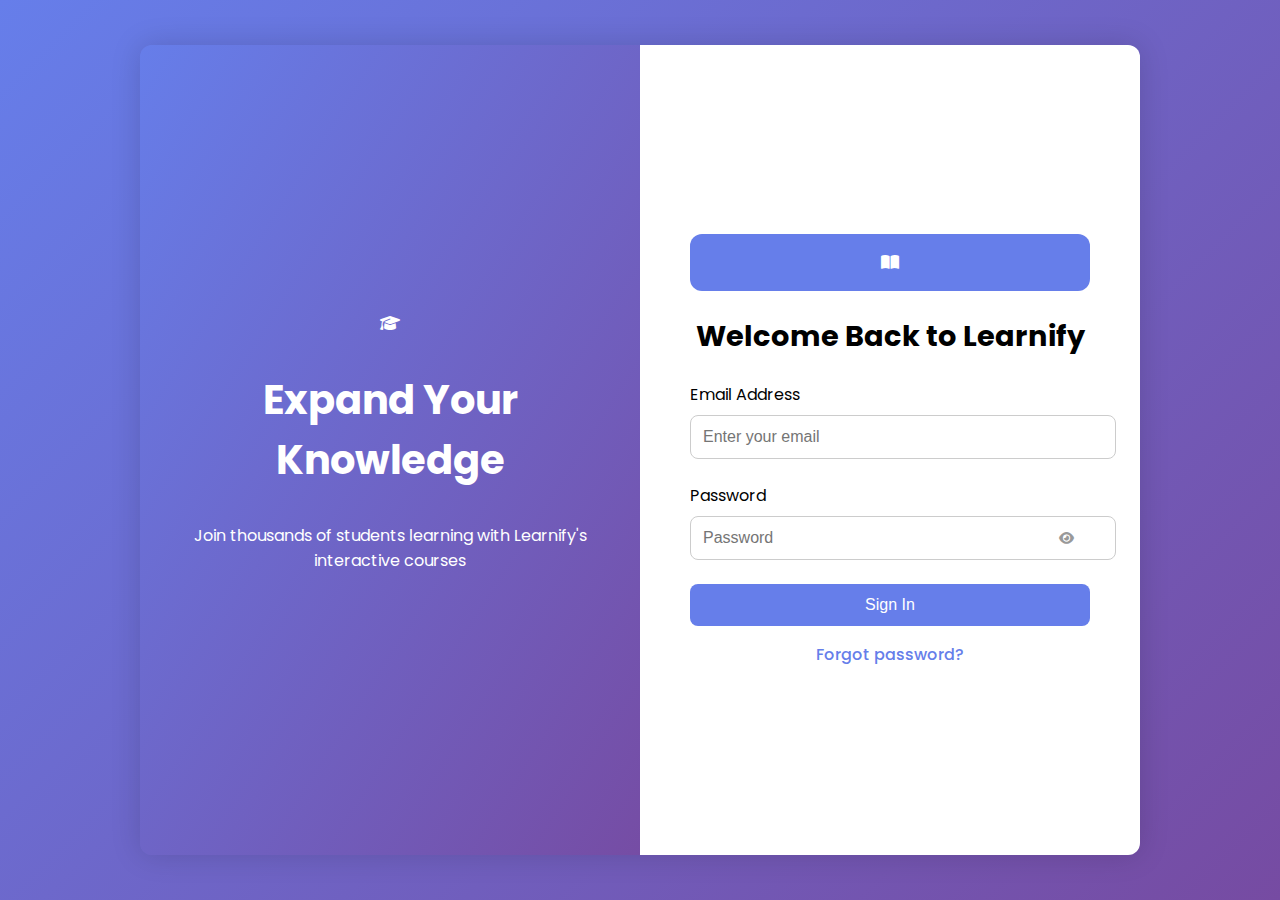
<file: login.html>
<!DOCTYPE html>
<html lang="en">
<head>
  <meta charset="UTF-8">
  <title>Login - Learnify</title>
  <meta name="viewport" content="width=device-width, initial-scale=1.0">
  <link rel="stylesheet" href="login.css">
  <link rel="stylesheet" href="https://cdnjs.cloudflare.com/ajax/libs/font-awesome/6.4.0/css/all.min.css">
  <link href="https://fonts.googleapis.com/css2?family=Poppins:wght@300;400;500;600;700&display=swap" rel="stylesheet">
</head>
<body>
  <div class="login-container">
    <div class="image-section">
      <div class="logo-container">
        <div class="logo">
          <i class="fas fa-graduation-cap"></i>
        </div>
      </div>
      <div class="hero-content">
        <h2>Expand Your Knowledge</h2>
        <p>Join thousands of students learning with Learnify's interactive courses</p>
      </div>
    </div>

    <div class="form-section">
      <div class="login-form">
        <div class="logo">
          <i class="fas fa-book-open"></i>
        </div>
        <h1>Welcome Back to Learnify</h1>
        <div class="form-group">
          <label for="email">Email Address</label>
          <input type="email" id="email" placeholder="Enter your email">
        </div>
        <div class="form-group">
          <label for="password">Password</label>
          <div class="password-input-container">
            <input type="password" id="password" placeholder="Password">
            <button class="password-toggle" onclick="togglePassword()">
              <i class="fas fa-eye"></i>
            </button>
          </div>
        </div>
        <button class="login-btn" onclick="login()">Sign In</button>
        <a href="#" class="forgot-password" onclick="showMessage('Password reset link sent!', 'success')">Forgot password?</a>
      </div>
    </div>
  </div>

  <script src="login.js"></script>
</body>
</html>
</file>
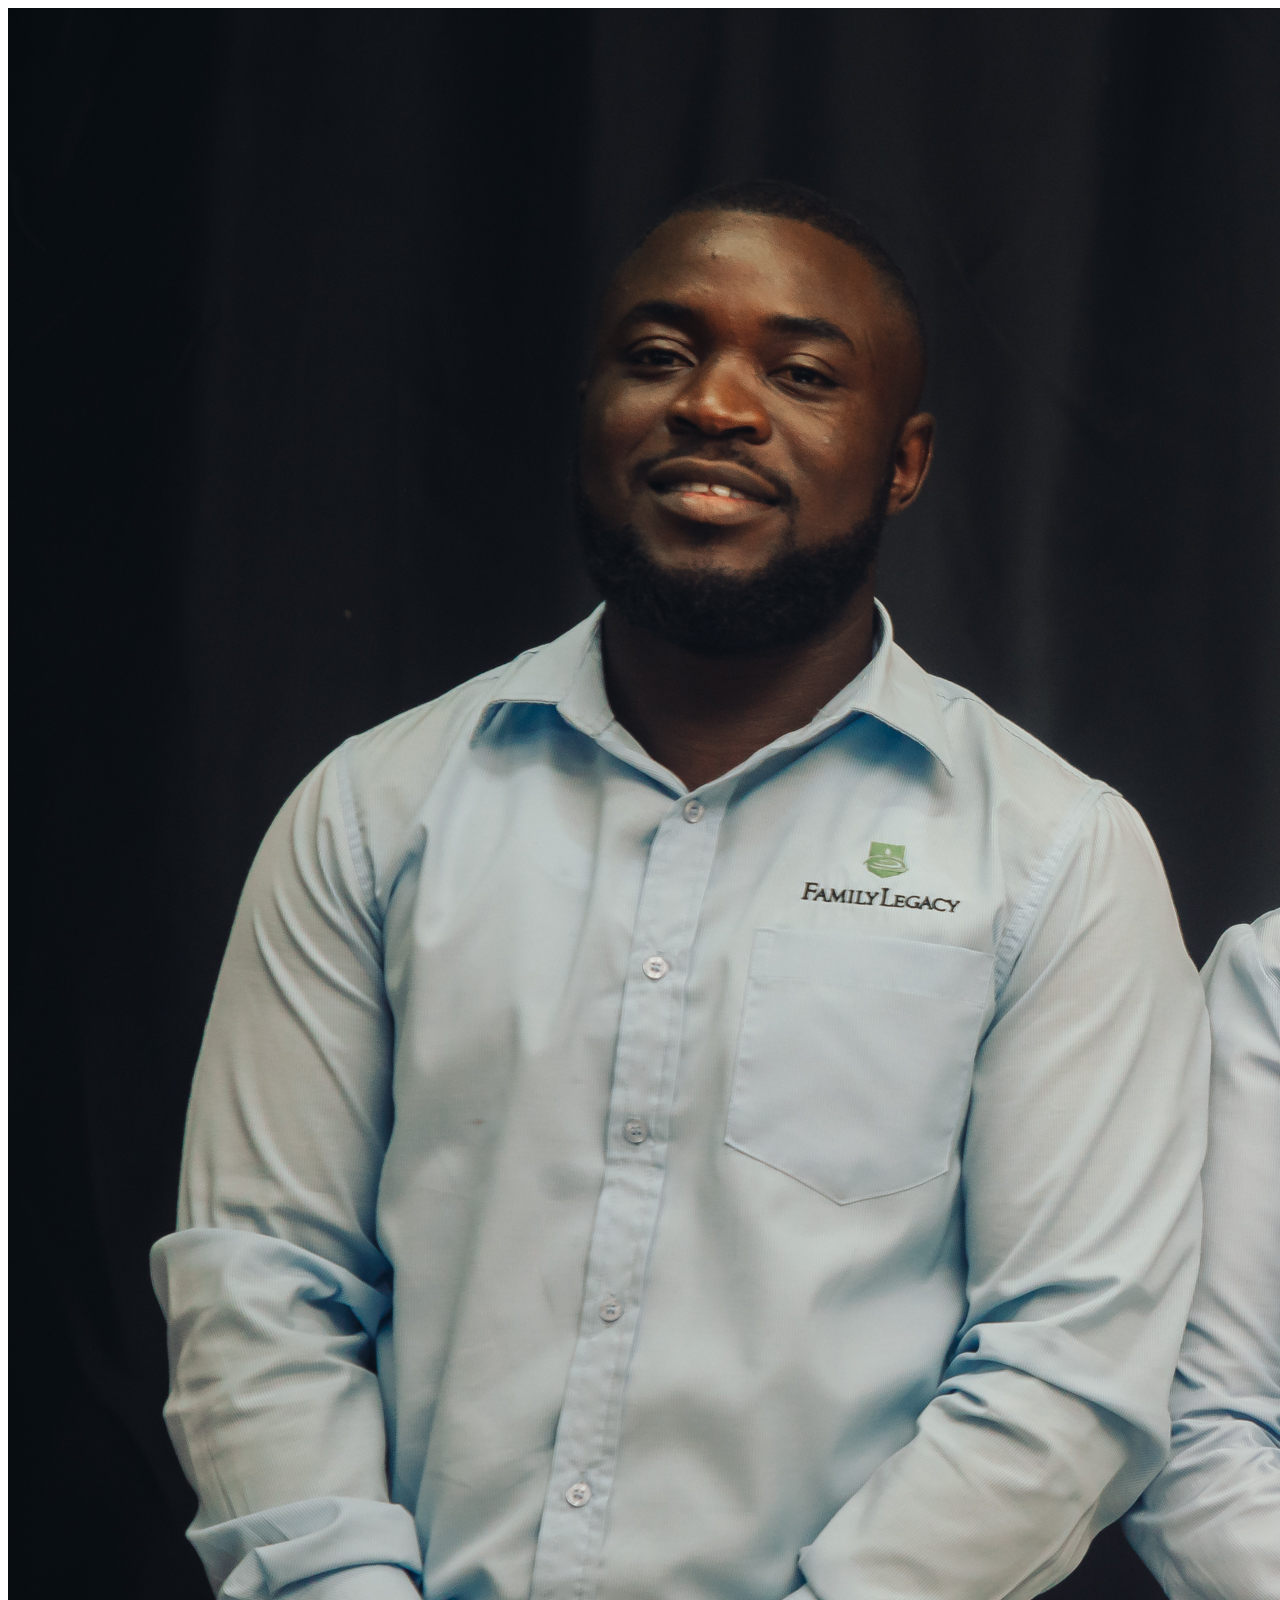
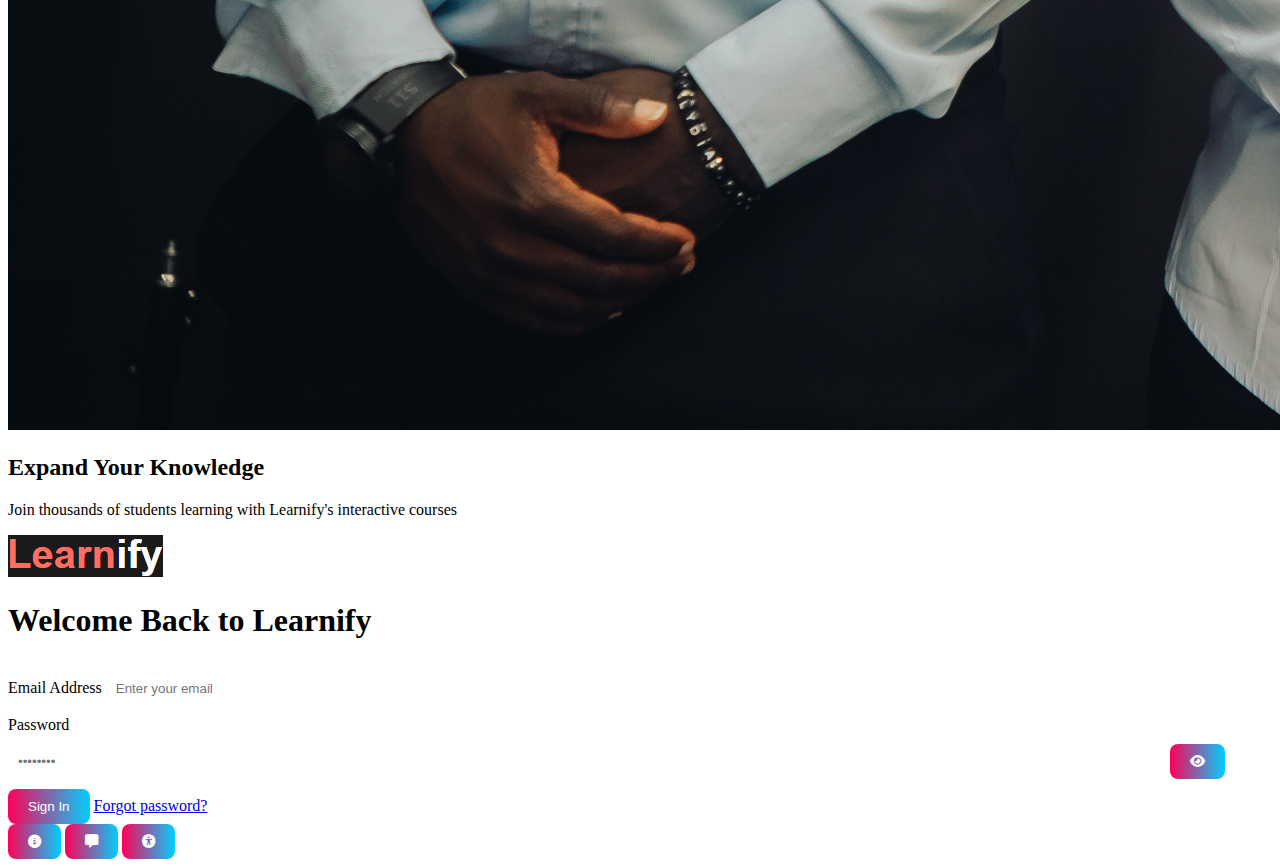
<file: Modal.html>
<!DOCTYPE html>
<html lang="en">
<head>
    <meta charset="UTF-8">
    <title>Login - Learnify</title>
    <meta name="viewport" content="width=device-width, initial-scale=1.0">
    
    <!-- Fonts & Icons -->
    <link rel="stylesheet" href="https://cdnjs.cloudflare.com/ajax/libs/font-awesome/6.4.0/css/all.min.css">
    <link href="https://fonts.googleapis.com/css2?family=Poppins:wght@300;400;500;600;700&display=swap" rel="stylesheet">
    <link rel="stylesheet" href="Modal.css">

   
</head>
<body>
    <div class="login-container">
        <!-- Left Section with Image -->
        <div class="image-section">
            <div class="image-overlay"></div>
            <div class="logo-container">
                <img src="images/086A0576.jpg" alt="Learnify Logo" class="logo">
            </div>
            <div class="hero-content">
                <h2>Expand Your Knowledge</h2>
                <p>Join thousands of students learning with Learnify's interactive courses</p>
            </div>
        </div>

        <!-- Right Section with Form -->
        <div class="form-section">
            <div class="login-form">
                <img src="images/logo.png" alt="Learnify Logo" class="logo">
                
                <h1>Welcome Back to Learnify</h1>
                
                <div class="form-group">
                    <label for="email">Email Address</label>
                    <input type="email" id="email" placeholder="Enter your email">
                </div>
                
                <div class="form-group">
                    <label for="password">Password</label>
                    <div class="password-input-container">
                        <input type="password" id="password" placeholder="••••••••">
                        <button class="password-toggle" onclick="togglePassword()">
                            <i class="fas fa-eye"></i>
                        </button>
                    </div>
                </div>
                
                <button class="login-btn" onclick="login()">Sign In</button>
                
                <a href="#" class="forgot-password">Forgot password?</a>
            </div>
        </div>
    </div>

    <!-- Accessibility Controls -->
    <div class="accessibility-controls">
        <button class="accessibility-btn">
            <i class="fas fa-circle-info"></i>
        </button>
        <button class="accessibility-btn">
            <i class="fas fa-message"></i>
        </button>
        <button class="accessibility-widget">
            <i class="fas fa-universal-access"></i>
        </button>
    </div>

    <script>
        function togglePassword() {
            const passwordInput = document.getElementById('password');
            const icon = document.querySelector('.password-toggle i');
            
            if (passwordInput.type === 'password') {
                passwordInput.type = 'text';
                icon.classList.remove('fa-eye');
                icon.classList.add('fa-eye-slash');
            } else {
                passwordInput.type = 'password';
                icon.classList.remove('fa-eye-slash');
                icon.classList.add('fa-eye');
            }
        }

        function login() {
            const email = document.getElementById('email').value;
            const password = document.getElementById('password').value;
            
            // Here you would typically send a request to your server
            console.log('Login attempt with:', email);
            
            // For demo purposes, redirect to dashboard
            alert('Login successful! Redirecting to dashboard...');
            // window.location.href = 'dashboard.html';
        }
    </script>
</body>
</html>
</file>
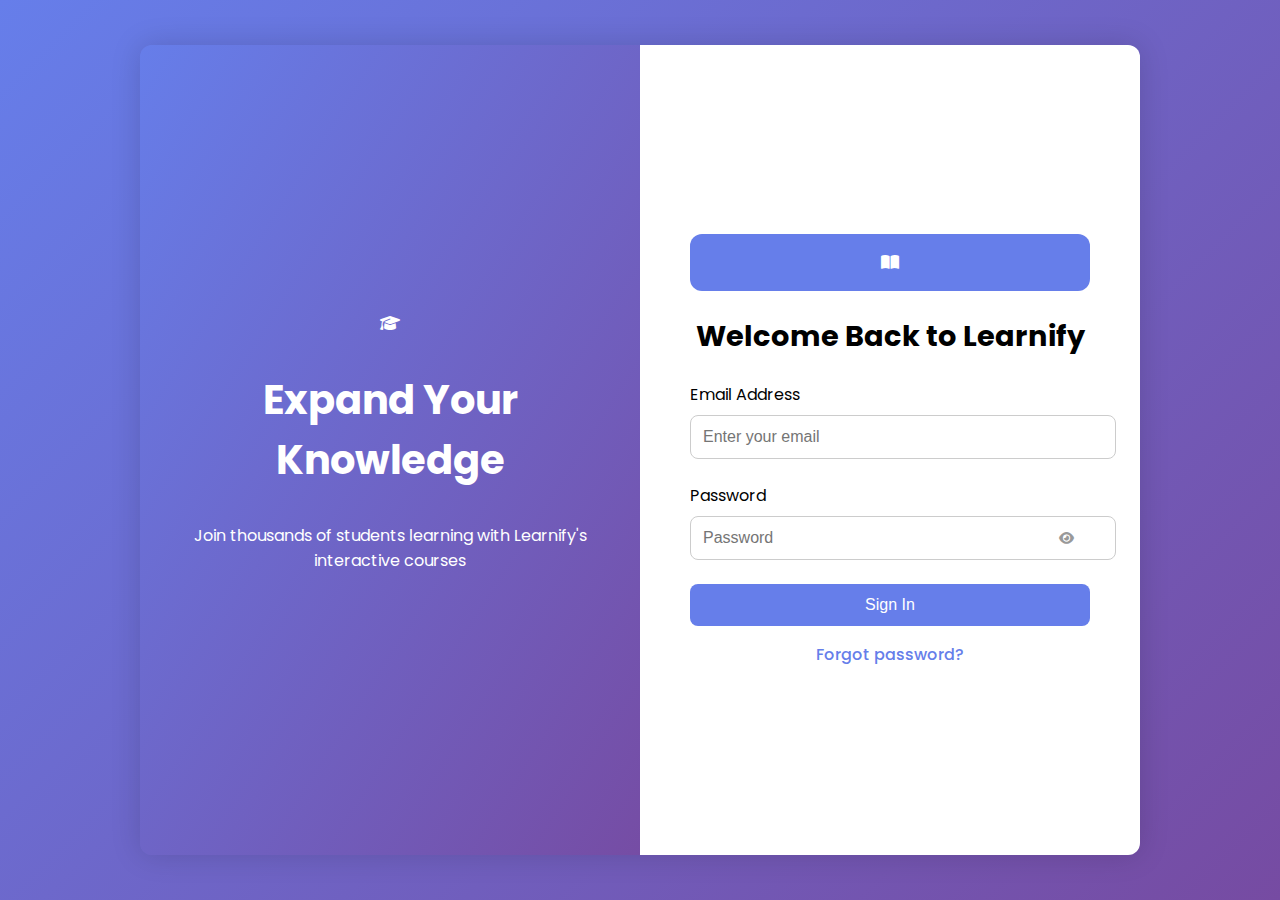
<file: my-courses.html>
<!DOCTYPE html>
<html lang="en">
<head>
  <meta charset="UTF-8">
  <meta name="viewport" content="width=device-width, initial-scale=1.0">
  <title>My Courses | Learnify</title>
  <link rel="stylesheet" href="https://cdnjs.cloudflare.com/ajax/libs/font-awesome/6.4.0/css/all.min.css">
  <link rel="stylesheet" href="my-courses.css">
</head>
<body>
  <header class="header">
    <div class="container">
      <div class="logo">
        <h1><span class="highlight">Learn</span>ify</h1>
      </div>
      <nav class="main-nav">
        <ul>
          <li><a href="index.html">Home</a></li>
          <li><a href="dashboard.html">Dashboard</a></li>
          <li><a href="courses.html">Courses</a></li>
          <li><a href="my-courses.html" class="active">My Courses</a></li>
          <li><a href="about.html">About Us</a></li>
          <li><a href="contact.html">Contact</a></li>
        </ul>
      </nav>
      <button class="mobile-menu-btn" id="mobile-menu-btn">
        <i class="fas fa-bars"></i>
      </button>
    </div>
  </header>

  <main class="main-content">
    <div class="container">
      <div class="page-header">
        <h1>My Learning Journey</h1>
        <p>Continue where you left off or explore your enrolled courses</p>
      </div>

      <div class="course-filters">
        <div class="filter-group">
          <label for="course-filter">Filter by:</label>
          <select id="course-filter">
            <option value="all">All Courses</option>
            <option value="in-progress">In Progress</option>
            <option value="completed">Completed</option>
            <option value="newest">Newest First</option>
          </select>
        </div>
        <div class="search-group">
          <input type="text" id="course-search" placeholder="Search my courses...">
          <i class="fas fa-search"></i>
        </div>
      </div>

      <div class="courses-container" id="courses-container">
        <!-- Courses will be loaded here by JavaScript -->
        <div class="empty-state">
          <div class="empty-state-icon">
            <i class="fas fa-book-open"></i>
          </div>
          <h3>No courses enrolled yet</h3>
          <p>Browse our catalog to find courses that match your interests</p>
          <a href="courses.html" class="btn-primary">Explore Courses</a>
        </div>
      </div>
    </div>
  </main>

  <script src="my-courses.js"></script>
</body>
</html>
</file>
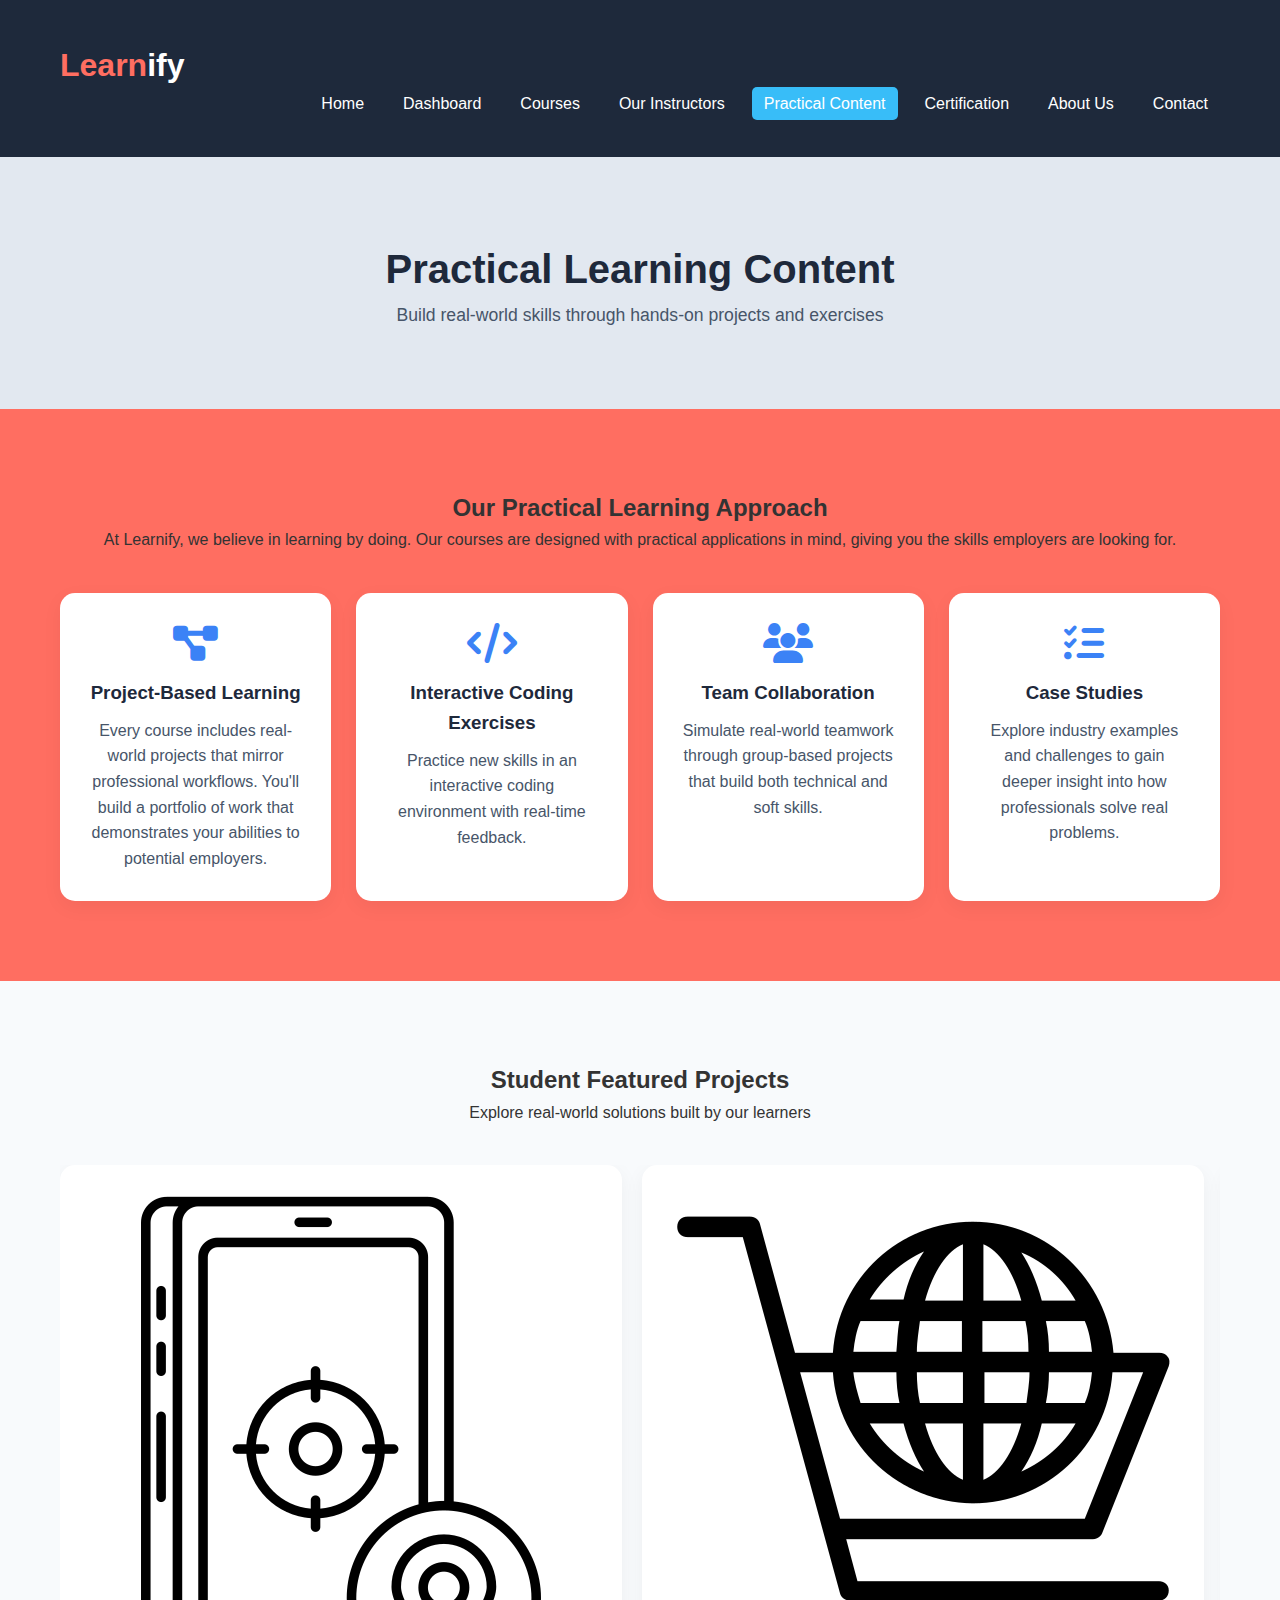
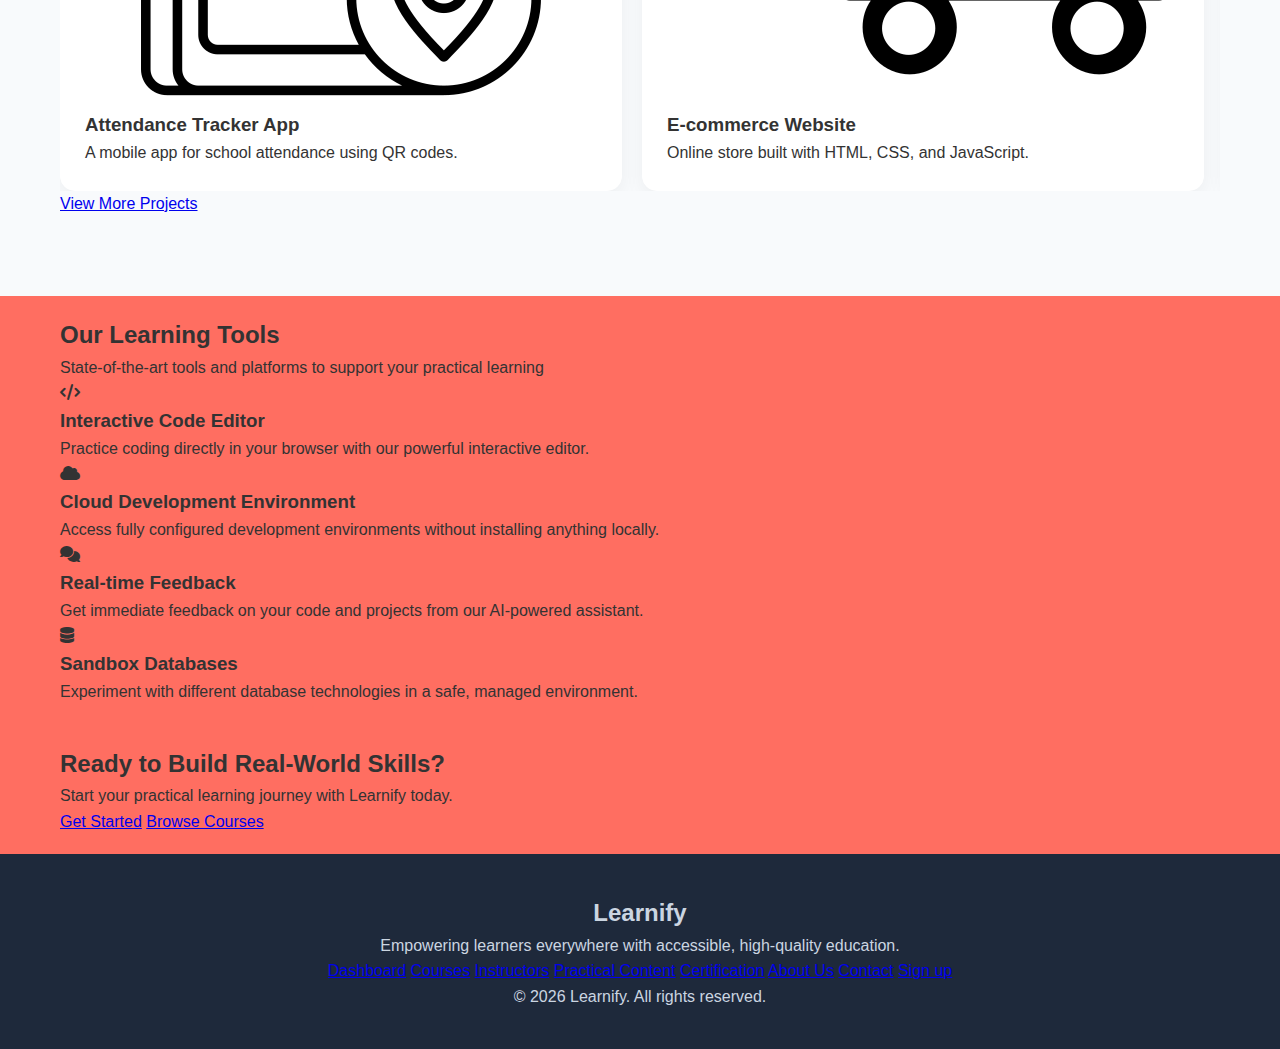
<file: Practical-content.html>
<!DOCTYPE html>
<html lang="en">
<head>
  <meta charset="UTF-8" />
  <meta name="viewport" content="width=device-width, initial-scale=1.0" />
  <title>Learnify - Practical Content</title>
  <link rel="stylesheet" href="practical-content.css" />
  <link rel="stylesheet" href="https://cdnjs.cloudflare.com/ajax/libs/font-awesome/6.4.0/css/all.min.css" />
</head>
<body>
  <!-- Header -->
  <header class="header">
    <div class="container">
      <div class="logo">
        <h1><span class="highlight">Learn</span>ify</h1>
      </div>
      <nav class="main-nav">
        <ul>
          <li><a href="index.html">Home</a></li>
          <li><a href="dashboard.html">Dashboard</a></li>
          <li><a href="courses.html">Courses</a></li>
          <li><a href="instructors.html">Our Instructors</a></li>
          <li><a href="practical-content.html" class="active">Practical Content</a></li>
          <li><a href="certification.html">Certification</a></li>
          <li><a href="about.html">About Us</a></li>
          <li><a href="contact.html">Contact</a></li>
        </ul>
      </nav>
    </div>
  </header>

  <!-- Page Banner -->
  <section class="page-banner">
    <div class="container">
      <h1>Practical Learning Content</h1>
      <p>Build real-world skills through hands-on projects and exercises</p>
    </div>
  </section>

  <!-- Approach Section -->
  <section class="approach-section">
    <div class="container">
      <div class="section-intro">
        <h2>Our Practical Learning Approach</h2>
        <p>At Learnify, we believe in learning by doing. Our courses are designed with practical applications in mind, giving you the skills employers are looking for.</p>
      </div>

      <div class="approach-grid">
        <div class="approach-item">
          <div class="approach-icon"><i class="fas fa-project-diagram"></i></div>
          <div class="approach-content">
            <h3>Project-Based Learning</h3>
            <p>Every course includes real-world projects that mirror professional workflows. You'll build a portfolio of work that demonstrates your abilities to potential employers.</p>
          </div>
        </div>

        <div class="approach-item">
          <div class="approach-icon"><i class="fas fa-code"></i></div>
          <div class="approach-content">
            <h3>Interactive Coding Exercises</h3>
            <p>Practice new skills in an interactive coding environment with real-time feedback.</p>
          </div>
        </div>

        <div class="approach-item">
          <div class="approach-icon"><i class="fas fa-users"></i></div>
          <div class="approach-content">
            <h3>Team Collaboration</h3>
            <p>Simulate real-world teamwork through group-based projects that build both technical and soft skills.</p>
          </div>
        </div>

        <div class="approach-item">
          <div class="approach-icon"><i class="fas fa-tasks"></i></div>
          <div class="approach-content">
            <h3>Case Studies</h3>
            <p>Explore industry examples and challenges to gain deeper insight into how professionals solve real problems.</p>
          </div>
        </div>
      </div>
    </div>
  </section>

  <!-- Featured Projects Carousel -->
  <section class="projects-section">
    <div class="container">
      <div class="section-intro">
        <h2>Student Featured Projects</h2>
        <p>Explore real-world solutions built by our learners</p>
      </div>
      <div class="carousel-container">
        <div class="carousel-track">
          <div class="project-card">
            <img src="images/current-location_16993439.png" alt="Attendance Tracker App" class="project-image">
            <h3>Attendance Tracker App</h3>
            <p>A mobile app for school attendance using QR codes.</p>
          </div>
          <div class="project-card">
            <img src="images/ecommerce_2415292.png" alt="E-commerce Website" class="project-image">
            <h3>E-commerce Website</h3>
            <p>Online store built with HTML, CSS, and JavaScript.</p>
          </div>
          <div class="project-card">
            <img src="images/chat_10968388.png" alt="Chatbot for FAQs" class="project-image">
            <h3>Chatbot for FAQs</h3>
            <p>An AI-powered chatbot for answering student queries.</p>
          </div>
          <div class="project-card">
            <img src="images/booking_2664669.png" alt="Student Portal" class="project-image">
            <h3>Student Portal</h3>
            <p>Web-based dashboard for managing assignments.</p>
          </div>
        </div>
      </div>
      <div class="view-more">
        <a href="#" class="btn btn-primary">View More Projects</a>
      </div>
    </div>
  </section>

  <!-- Learning Tools Section -->
  <section class="learning-tools">
    <div class="container">
      <h2>Our Learning Tools</h2>
      <p>State-of-the-art tools and platforms to support your practical learning</p>

      <div class="benefits-grid">
        <div class="benefit-card">
          <div class="benefit-icon"><i class="fas fa-code"></i></div>
          <h3>Interactive Code Editor</h3>
          <p>Practice coding directly in your browser with our powerful interactive editor.</p>
        </div>

        <div class="benefit-card">
          <div class="benefit-icon"><i class="fas fa-cloud"></i></div>
          <h3>Cloud Development Environment</h3>
          <p>Access fully configured development environments without installing anything locally.</p>
        </div>

        <div class="benefit-card">
          <div class="benefit-icon"><i class="fas fa-comments"></i></div>
          <h3>Real-time Feedback</h3>
          <p>Get immediate feedback on your code and projects from our AI-powered assistant.</p>
        </div>

        <div class="benefit-card">
          <div class="benefit-icon"><i class="fas fa-database"></i></div>
          <h3>Sandbox Databases</h3>
          <p>Experiment with different database technologies in a safe, managed environment.</p>
        </div>
      </div>
    </div>
  </section>

  <!-- CTA Section -->
  <section class="cta">
    <div class="container">
      <h2>Ready to Build Real-World Skills?</h2>
      <p>Start your practical learning journey with Learnify today.</p>
      <a href="login.html" class="btn btn-primary">Get Started</a>
      <a href="courses.html" class="btn btn-secondary">Browse Courses</a>
    </div>
  </section>

  <!-- Footer -->
  <footer class="footer">
    <div class="container">
      <div class="footer-content">
        <div class="footer-logo">
          <h2><span class="highlight">Learn</span>ify</h2>
          <p>Empowering learners everywhere with accessible, high-quality education.</p>
        </div>
        <div class="footer-links">
          <a href="dashboard.html">Dashboard</a>
          <a href="courses.html">Courses</a>
          <a href="instructors.html">Instructors</a>
          <a href="practical-content.html">Practical Content</a>
          <a href="certification.html">Certification</a>
          <a href="about.html">About Us</a>
          <a href="contact.html">Contact</a>
          <a href="login.html">Sign up</a>
        </div>
      </div>
      <div class="footer-bottom">
        <p>&copy; <span id="current-year"></span> Learnify. All rights reserved.</p>
      </div>
    </div>
  </footer>

  <script>
    document.getElementById('current-year').textContent = new Date().getFullYear();
  </script>
</body>
</html>
</file>
<file: login.css>
body {
  font-family: 'Poppins', sans-serif;
  margin: 0;
  height: 100vh;
  background: linear-gradient(135deg, #667eea, #764ba2);
  display: flex;
  align-items: center;
  justify-content: center;
}

.login-container {
  display: flex;
  height: 90vh;
  width: 90vw;
  max-width: 1000px;
  border-radius: 12px;
  overflow: hidden;
  box-shadow: 0 0 30px rgba(0, 0, 0, 0.15);
}

.image-section {
  flex: 1;
  background: linear-gradient(to bottom right, rgba(102,126,234,0.9), rgba(118,75,162,0.9));
  color: white;
  display: flex;
  flex-direction: column;
  justify-content: center;
  align-items: center;
  padding: 2rem;
}

.hero-content {
  text-align: center;
}

.hero-content h2 {
  font-size: 2.5rem;
}

.form-section {
  flex: 1;
  background: white;
  display: flex;
  align-items: center;
  justify-content: center;
  padding: 2rem;
}

.login-form {
  width: 100%;
  max-width: 400px;
}

.login-form .logo {
  background: #667eea;
  color: white;
  padding: 1rem;
  border-radius: 12px;
  margin: 0 auto 1.5rem;
  text-align: center;
}

.login-form h1 {
  font-size: 1.8rem;
  margin-bottom: 1.5rem;
  text-align: center;
}

.form-group {
  margin-bottom: 1.5rem;
}

.form-group label {
  display: block;
  margin-bottom: 0.5rem;
}

.form-group input {
  width: 100%;
  padding: 0.75rem;
  border-radius: 8px;
  border: 1px solid #ccc;
  font-size: 1rem;
}

.password-input-container {
  position: relative;
}

.password-toggle {
  position: absolute;
  right: 10px;
  top: 50%;
  transform: translateY(-50%);
  background: none;
  border: none;
  cursor: pointer;
  color: #999;
}

.login-btn {
  width: 100%;
  padding: 0.75rem;
  background: #667eea;
  color: white;
  border: none;
  border-radius: 8px;
  font-size: 1rem;
  cursor: pointer;
}

.login-btn:hover {
  background: #5a67d8;
}

.forgot-password {
  display: block;
  text-align: center;
  margin-top: 1rem;
  color: #667eea;
  text-decoration: none;
  font-weight: 500;
}

.forgot-password:hover {
  text-decoration: underline;
}

.toast-message {
  position: fixed;
  bottom: 20px;
  right: 20px;
  padding: 12px 24px;
  border-radius: 4px;
  color: white;
  z-index: 1000;
  animation: slideIn 0.3s ease-out;
}

.toast-message.success {
  background-color: #4CAF50;
}

.toast-message.error {
  background-color: #F44336;
}

.toast-message.info {
  background-color: #2196F3;
}

.toast-message.fade-out {
  animation: fadeOut 0.5s ease-out;
}

@keyframes slideIn {
  from { transform: translateY(100px); opacity: 0; }
  to { transform: translateY(0); opacity: 1; }
}

@keyframes fadeOut {
  from { opacity: 1; }
  to { opacity: 0; }
}
</file>
<file: Modal.css>
.modal {
    display: none;
    position: fixed;
    top: 0; left: 0;
    width: 100%; height: 100%;
    background-color: rgba(0, 0, 0, 0.6);
    z-index: 1000;
    justify-content: center;
    align-items: center;
}

.modal.active {
    display: flex;
}

.modal-content {
    position: relative;
    background: #111;
    color: white;
    padding: 30px;
    border-radius: 12px;
    width: 90%;
    max-width: 400px;
    text-align: center;
    box-shadow: 0 0 30px rgba(0,0,0,0.3);
    overflow: hidden;
}

/* Glowing border effect */
.modal-content::before {
    content: "";
    position: absolute;
    top: -2px; left: -2px;
    width: calc(100% + 4px);
    height: calc(100% + 4px);
    background: linear-gradient(45deg, #ff0057, #00cfff, #00ffae, #ffb800, #ff0057);
    background-size: 400%;
    z-index: -1;
    filter: blur(4px);
    animation: glowing 6s linear infinite;
    border-radius: 14px;
}

/* Animate glowing border */
@keyframes glowing {
    0% {
        background-position: 0% 50%;
    }
    50% {
        background-position: 100% 50%;
    }
    100% {
        background-position: 0% 50%;
    }
}

/* Input styles */
input {
    padding: 10px;
    width: 90%;
    margin: 10px 0;
    border: none;
    border-radius: 6px;
}

/* Button styles */
button {
    padding: 10px 20px;
    background: linear-gradient(to right, #ff0057, #00cfff);
    color: white;
    border: none;
    border-radius: 8px;
    cursor: pointer;
    transition: transform 0.3s ease;
}

button:hover {
    transform: scale(1.05);
    background: linear-gradient(to right, #00ffae, #ffb800);
}

.close-btn {
    position: absolute;
    top: 10px;
    right: 15px;
    font-size: 24px;
    color: white;
    cursor: pointer;
}
</file>
<file: my-courses.css>
/* Base Styles */
:root {
  --primary-color: #ff6f61;
  --secondary-color: black;
  --accent-color: #4895ef;
  --success-color: #4cc9f0;
  --text-color: #2b2d42;
  --light-gray: #f8f9fa;
  --medium-gray: #e9ecef;
  --dark-gray: #6c757d;
  --white: #ffffff;
  --shadow: 0 4px 6px rgba(0, 0, 0, 0.1);
  --border-radius: 8px;
}

* {
  margin: 0;
  padding: 0;
  box-sizing: border-box;
}

body {
  font-family: 'Segoe UI', Tahoma, Geneva, Verdana, sans-serif;
  line-height: 1.6;
  color: var(--text-color);
  background-color: var(--light-gray);
}

.container {
  max-width: 1200px;
  margin: 0 auto;
  padding: 0 20px;
}

/* Header Styles */
.header {
  background-color: var(--white);
  box-shadow: var(--shadow);
  position: sticky;
  top: 0;
  z-index: 100;
}

.header .container {
  display: flex;
  justify-content: space-between;
  align-items: center;
  padding: 1rem 0;
}

.logo h1 {
  font-size: 1.8rem;
  font-weight: 700;
}

.highlight {
  color: var(--primary-color);
}

.main-nav ul {
  display: flex;
  list-style: none;
  gap: 1.5rem;
}

.main-nav a {
  color: var(--text-color);
  text-decoration: none;
  font-weight: 500;
  transition: color 0.3s ease;
  font-size: 0.95rem;
  padding: 0.5rem 0;
}

.main-nav a:hover {
  color: var(--primary-color);
}

.main-nav a.active {
  color: var(--primary-color);
  border-bottom: 2px solid var(--primary-color);
}

.mobile-menu-btn {
  display: none;
  background: none;
  border: none;
  font-size: 1.5rem;
  color: var(--text-color);
  cursor: pointer;
}

/* Main Content */
.main-content {
  padding: 2rem 0 4rem;
}

.page-header {
  text-align: center;
  margin-bottom: 2.5rem;
}

.page-header h1 {
  font-size: 2.5rem;
  margin-bottom: 0.5rem;
  color: var(--text-color);
}

.page-header p {
  font-size: 1.1rem;
  color: var(--dark-gray);
}

/* Course Filters */
.course-filters {
  display: flex;
  justify-content: space-between;
  align-items: center;
  margin-bottom: 2rem;
  flex-wrap: wrap;
  gap: 1rem;
}

.filter-group {
  display: flex;
  align-items: center;
  gap: 0.5rem;
}

.filter-group label {
  font-weight: 500;
}

.filter-group select {
  padding: 0.5rem 1rem;
  border: 1px solid var(--medium-gray);
  border-radius: var(--border-radius);
  background-color: var(--white);
  cursor: pointer;
}

.search-group {
  position: relative;
  width: 300px;
  max-width: 100%;
}

.search-group input {
  width: 100%;
  padding: 0.5rem 1rem 0.5rem 2.5rem;
  border: 1px solid var(--medium-gray);
  border-radius: var(--border-radius);
}

.search-group i {
  position: absolute;
  left: 1rem;
  top: 50%;
  transform: translateY(-50%);
  color: var(--dark-gray);
}

/* Courses Container */
.courses-container {
  display: grid;
  grid-template-columns: repeat(auto-fill, minmax(350px, 1fr));
  gap: 1.5rem;
}

.course-card {
  background-color: var(--white);
  border-radius: var(--border-radius);
  overflow: hidden;
  box-shadow: var(--shadow);
  transition: transform 0.3s ease, box-shadow 0.3s ease;
}

.course-card:hover {
  transform: translateY(-5px);
  box-shadow: 0 10px 15px rgba(0, 0, 0, 0.1);
}

.course-image {
  height: 180px;
  background-size: cover;
  background-position: center;
  position: relative;
}

.course-badge {
  position: absolute;
  top: 1rem;
  left: 1rem;
  background-color: var(--primary-color);
  color: var(--white);
  padding: 0.25rem 0.75rem;
  border-radius: 20px;
  font-size: 0.8rem;
  font-weight: 500;
}

.course-info {
  padding: 1.5rem;
}

.course-title {
  font-size: 1.2rem;
  margin-bottom: 0.5rem;
  color: var(--text-color);
}

.course-instructor {
  color: var(--dark-gray);
  font-size: 0.9rem;
  margin-bottom: 1rem;
}

.course-meta {
  display: flex;
  justify-content: space-between;
  margin-bottom: 1.5rem;
  font-size: 0.9rem;
  color: var(--dark-gray);
}

.course-meta i {
  margin-right: 0.3rem;
  color: var(--accent-color);
}

.progress-container {
  margin-bottom: 1.5rem;
}

.progress-label {
  display: flex;
  justify-content: space-between;
  margin-bottom: 0.5rem;
  font-size: 0.9rem;
}

.progress-bar {
  height: 8px;
  background-color: var(--medium-gray);
  border-radius: 4px;
  overflow: hidden;
}

.progress-fill {
  height: 100%;
  background-color: var(--success-color);
  width: 0%;
  transition: width 0.5s ease;
}

.course-actions {
  display: flex;
  gap: 0.75rem;
}

.btn {
  padding: 0.6rem 1rem;
  border: none;
  border-radius: var(--border-radius);
  font-size: 0.9rem;
  font-weight: 500;
  cursor: pointer;
  transition: all 0.3s ease;
  display: inline-flex;
  align-items: center;
  justify-content: center;
  gap: 0.5rem;
}

.btn-primary {
  background-color: var(--primary-color);
  color: var(--white);
  flex: 1;
}

.btn-primary:hover {
  background-color: var(--secondary-color);
}

.btn-secondary {
  background-color: var(--medium-gray);
  color: var(--text-color);
}

.btn-secondary:hover {
  background-color: #d1d7e0;
}

/* Empty State */
.empty-state {
  grid-column: 1 / -1;
  text-align: center;
  padding: 3rem 1rem;
  display: flex;
  flex-direction: column;
  align-items: center;
}

.empty-state-icon {
  font-size: 3rem;
  color: var(--primary-color);
  margin-bottom: 1.5rem;
}

.empty-state h3 {
  font-size: 1.5rem;
  margin-bottom: 0.5rem;
}

.empty-state p {
  color: var(--dark-gray);
  margin-bottom: 1.5rem;
  max-width: 500px;
}

/* Responsive Design */
@media (max-width: 768px) {
  .main-nav {
    display: none;
    position: absolute;
    top: 100%;
    left: 0;
    right: 0;
    background-color: var(--white);
    padding: 1rem;
    box-shadow: 0 4px 6px rgba(0, 0, 0, 0.1);
  }
  
  .main-nav.active {
    display: block;
  }
  
  .main-nav ul {
    flex-direction: column;
    gap: 0.5rem;
  }
  
  .mobile-menu-btn {
    display: block;
  }
  
  .course-filters {
    flex-direction: column;
    align-items: stretch;
  }
  
  .search-group {
    width: 100%;
  }
  
  .courses-container {
    grid-template-columns: 1fr;
  }
}

@media (max-width: 480px) {
  .page-header h1 {
    font-size: 2rem;
  }
  
  .course-actions {
    flex-direction: column;
  }
}
</file>
<file: practical-content.css>
/* Basic Reset */
* {
  margin: 0;
  padding: 0;
  box-sizing: border-box;
}

body {
  font-family: "Segoe UI", sans-serif;
  line-height: 1.6;
  background-color: hsl(5, 100%, 69%);
  color: #333;
}

.container {
  max-width: 1200px;
  margin: auto;
  padding: 20px;
}

/* Header */
.header {
  background-color: #1e293b;
  padding: 20px 0;
}

.header .logo h1 {
  color: white;
}

.header .logo .highlight {
  color: hsl(5, 100%, 69%);
}

.main-nav ul {
  display: flex;
  list-style: none;
  gap: 15px;
  flex-wrap: wrap;
  justify-content: flex-end;
}

.main-nav a {
  color: white;
  text-decoration: none;
  padding: 8px 12px;
  border-radius: 5px;
  transition: background 0.3s ease;
}

.main-nav a:hover,
.main-nav .active {
  background-color: #38bdf8;
}

/* Banner */
.page-banner {
  background-color: #e2e8f0;
  padding: 60px 0;
  text-align: center;
}

.page-banner h1 {
  font-size: 2.5rem;
  color: #1e293b;
}

.page-banner p {
  font-size: 1.1rem;
  color: #475569;
}

/* Approach Cards */
.approach-section {
  padding: 60px 0;
}

.section-intro {
  text-align: center;
  margin-bottom: 40px;
}

.approach-grid {
  display: grid;
  grid-template-columns: repeat(auto-fit, minmax(250px, 1fr));
  gap: 25px;
}

.approach-item {
  background-color: white;
  padding: 30px;
  border-radius: 15px;
  box-shadow: 0 6px 20px rgba(0, 0, 0, 0.05);
  text-align: center;
  transition: transform 0.3s ease, box-shadow 0.3s ease;
}

.approach-item:hover {
  transform: translateY(-5px);
  box-shadow: 0 12px 25px rgba(0, 0, 0, 0.08);
}

.approach-item i {
  font-size: 2.5rem;
  color: #3b82f6;
  margin-bottom: 15px;
}

.approach-item h3 {
  margin-bottom: 10px;
  color: #1e293b;
}

.approach-item p {
  color: #475569;
}

/* Footer */
.footer {
  background-color: #1e293b;
  color: #cbd5e1;
  text-align: center;
  padding: 20px;
}

.projects-section {
  padding: 60px 0;
  background-color: #f8fafc;
}

.carousel-container {
  overflow: hidden;
  position: relative;
}

.carousel-track {
  display: flex;
  gap: 20px;
  animation: slide 20s linear infinite;
  width: max-content;
}

.project-card {
  flex: 0 0 300px;
  background-color: white;
  padding: 25px;
  border-radius: 15px;
  box-shadow: 0 6px 20px rgba(0, 0, 0, 0.05);
  transition: transform 0.3s ease;
}

.project-card:hover {
  transform: scale(1.03);
}

@keyframes slide {
  0% {
    transform: translateX(0%);
  }
  100% {
    transform: translateX(-50%);
  }
}

.carousel-container:hover .carousel-track {
  animation-play-state: paused;
}
.carousel-container:hover .project-card {
  transform: scale(1);
}
</file>
